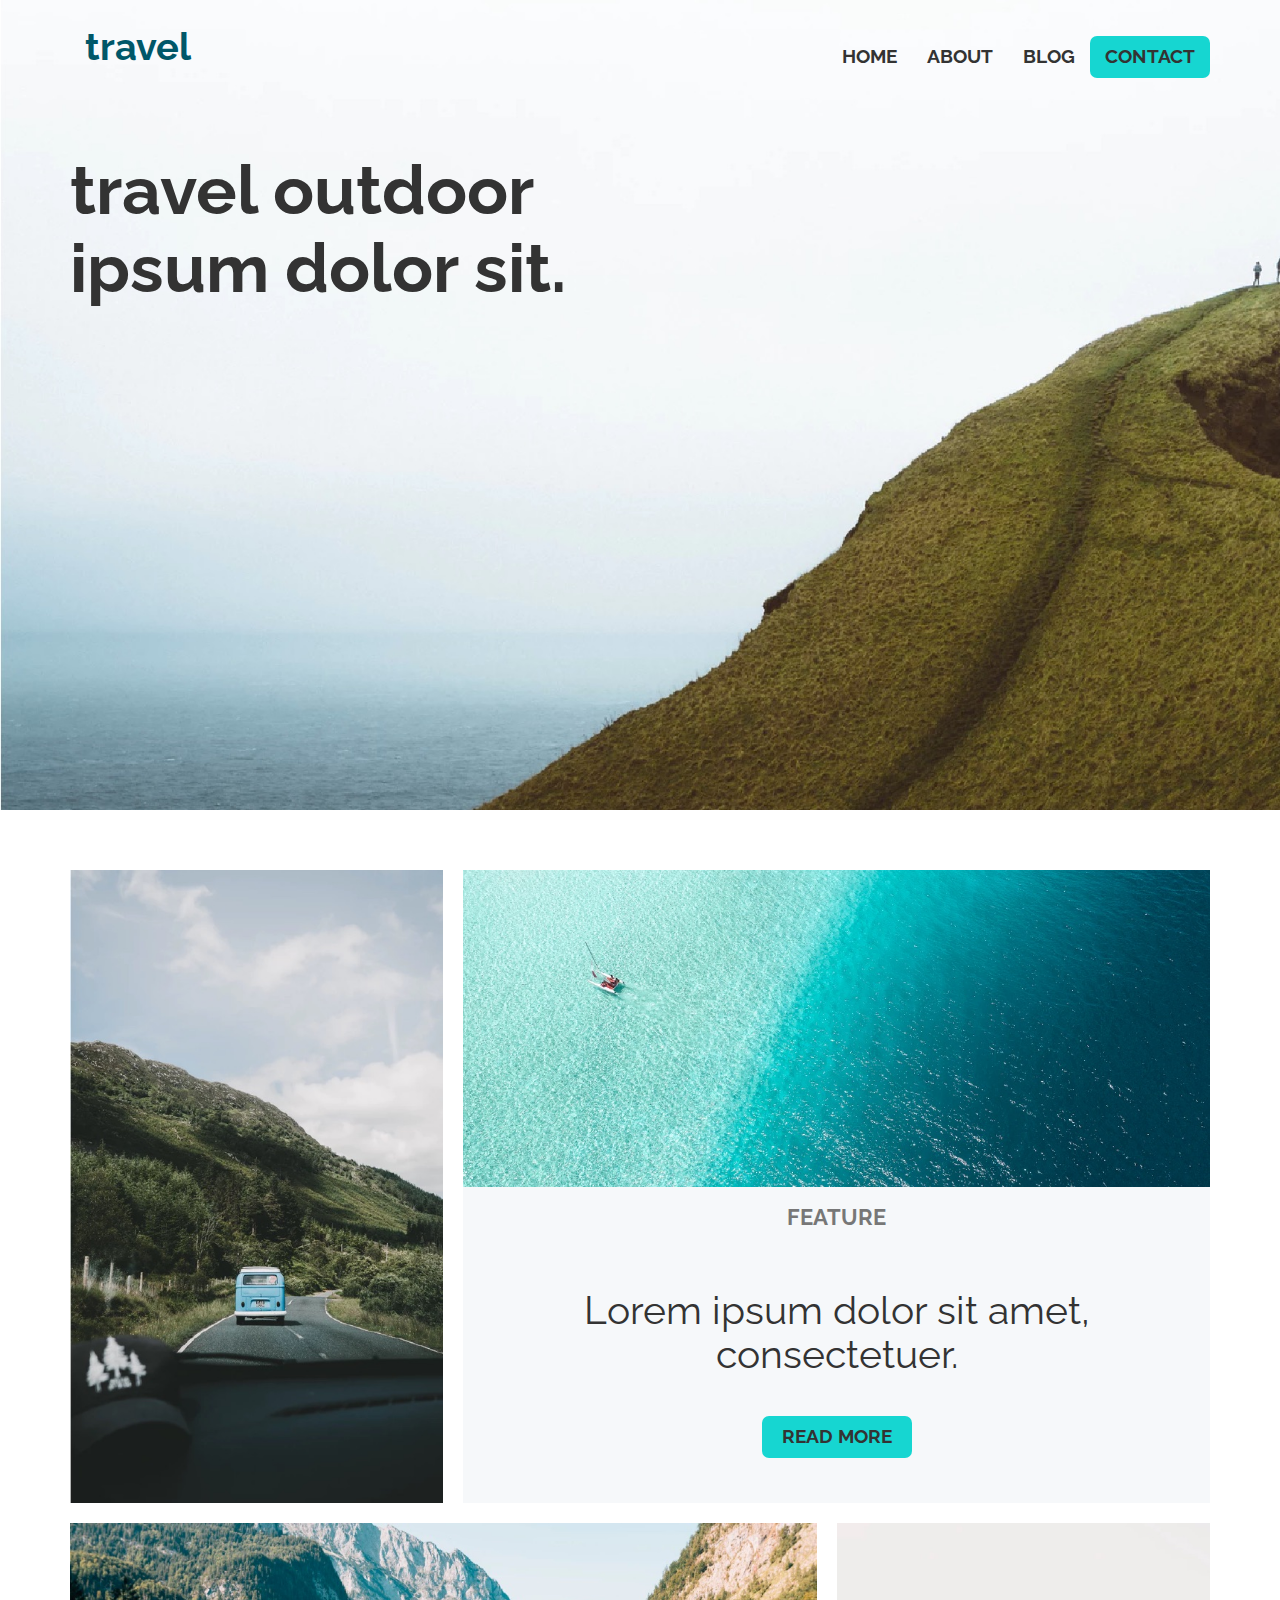
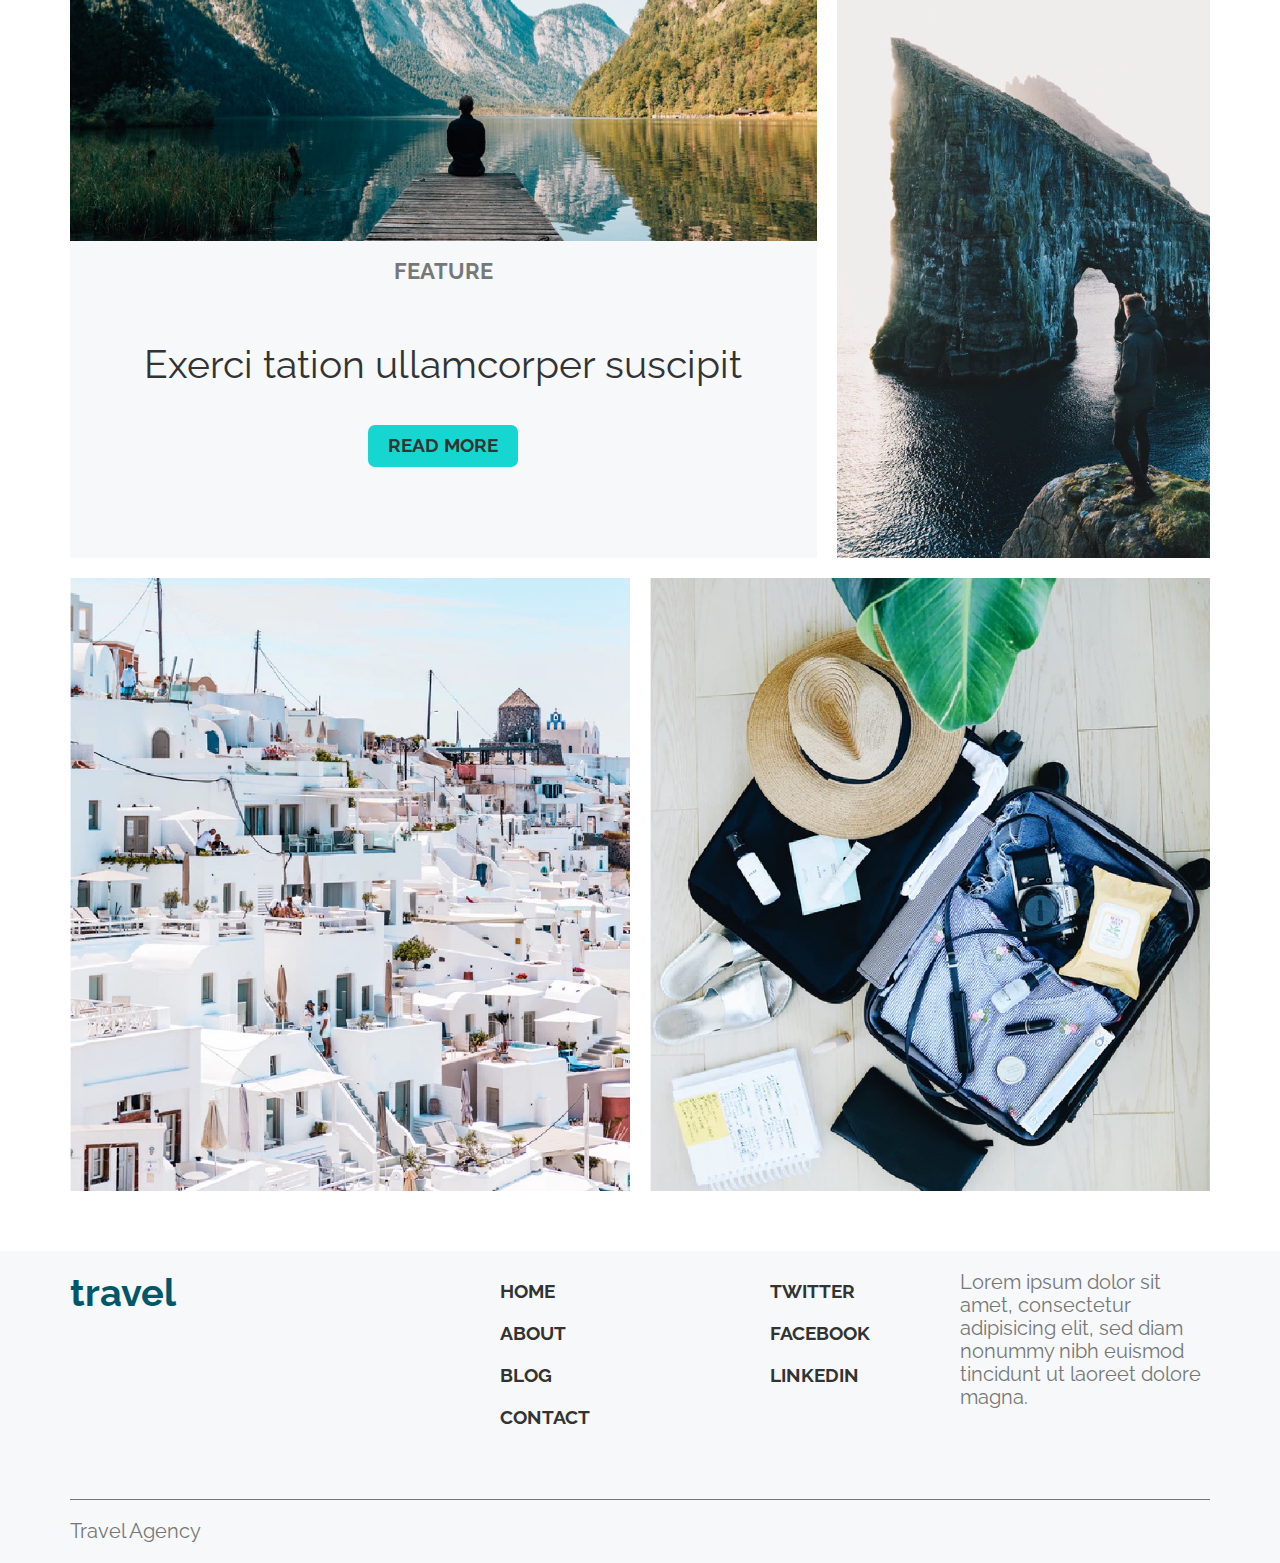
<file: index.html>
<!DOCTYPE html>
<html lang="en">

<head>
    <meta charset="UTF-8">
    <meta name="viewport" content="width=device-width, initial-scale=1.0">
    <meta http-equiv="X-UA-Compatible" content="ie=edge">
    <title>First Project</title>
    <link href="https://fonts.googleapis.com/css?family=Raleway:700&display=swap" rel="stylesheet">
    <link href="https://fonts.googleapis.com/css?family=Raleway:500&display=swap" rel="stylesheet">
    <link rel="stylesheet" href="assets/style.css">
</head>

<body>
    <header>
        <div class="wrapper">
            <nav>
                <p class="logo">travel</p>
                <ul class="main-nav">
                    <li><a href="#home">Home</a></li>
                    <li><a href="#about">About</a></li>
                    <li><a href="#blog">Blog</a></li>
                    <li><a class="secondary-link" href="#contact">Contact</a></li>
                </ul>
            </nav>
            <h1>travel outdoor ipsum dolor sit.</h1>
        </div>
    </header>
    <main class="wrapper">
        <div class="first-block-img">
            <img class="portrait rigth-space" src="./assets/image-1.jpeg" alt="a picture of a bus in a highway">

            <div class="feature-container">
                <img src="assets/image-2.jpeg" alt="Picture of the occean">
                <div class="feature-details">
                    <h2>feature</h2>
                    <p>Lorem ipsum dolor sit amet, consectetuer.</p>
                    <a class="secondary-link" href="#read">read more</a>
                </div>
            </div>
        </div>

        <div class="second-block-img">
            <div class="feature-container">
                <img src="assets/image-3.jpeg" alt="Alberta banff park">

                <div class="feature-details">
                    <h2>feature</h2>
                    <p>Exerci tation ullamcorper suscipit</p>
                    <a class="secondary-link" href="#buttonRead">read more</a>
                </div>
            </div>

            <img class="portrait left-space" src="assets/image-4.jpeg" alt="A woman standing close to a cliff">

        </div>

        <div class="third-block-img">
            <img src="assets/image-5.jpeg" alt="Italy city">
            <img src="assets/image-6.jpeg" alt="Ready for vacation">
        </div>
    </main>
    <footer>
        <div class="wrapper">
            <div class="footer-main-container">
                <span class="logo footer-title">travel</span>

                <ul class="footer-item">
                    <li><a href="#Home">Home</a></li>
                    <li><a href="#About">About</a></li>
                    <li><a href="#Blog">Blog</a></li>
                    <li><a href="#Contact">Contact</a></li>
                </ul>

                <ul class="footer-item">
                    <li><a href="#Twitter">Twitter</a></li>
                    <li><a href="#Facebook">Facebook</a></li>
                    <li><a href="#Linkedin">Linkedin</a></li>
                </ul>


                <p class="footer-item footer-text">
                    Lorem ipsum dolor sit amet, consectetur adipisicing elit, sed diam nonummy nibh euismod tincidunt
                    ut laoreet dolore magna.
                </p>

            </div>

            <p class="footer-text copyright">Travel Agency</p>
        </div>
    </footer>
</body>

</html>
</file>
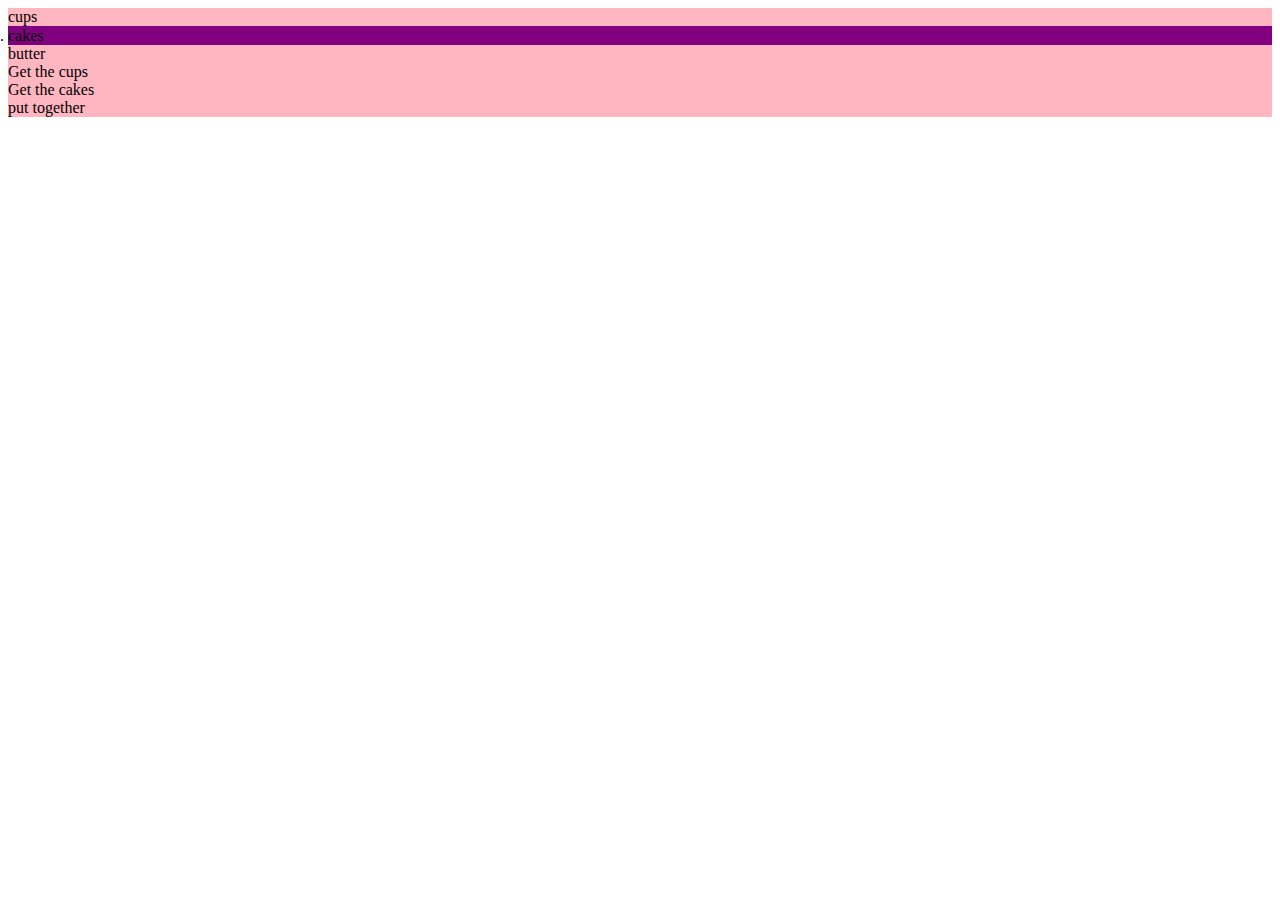
<file: assets/learning-lists.html>
<!DOCTYPE html>
<html lang="en">
<head>
    <meta charset="UTF-8">
    <meta name="viewport" content="width=device-width, initial-scale=1.0">
    <meta http-equiv="X-UA-Compatible" content="ie=edge">
    <title>Learning Lists</title>
    <style>
        ol,
        ul {
            background: violet;
            padding: 0;
            margin: 0;
            list-style-position: inside; 
            /* outside is the default value */
            list-style-type: none; 
            /* list-style: ; is a short hand for the list-style-type */
        }
        li {
            background: lightpink;

        }
        ul {
            list-style-image: url(http://wes.io/K8oo/yellow-bullet.gif);
        }
        /* to target a single item in a list use a class */
        .special {
            background: purple;
            list-style: outside;
            list-style: armenian;

        }
    
    </style>
</head>
<body>
    <ul>
        <li>cups</li>
        <li class="special">cakes</li>
        <li>butter</li>
    </ul>
    <ol>
        <li> Get the cups</li>
        <li> Get the cakes</li>
        <li> put together</li>
    </ol>

</body>
</html>
</file>
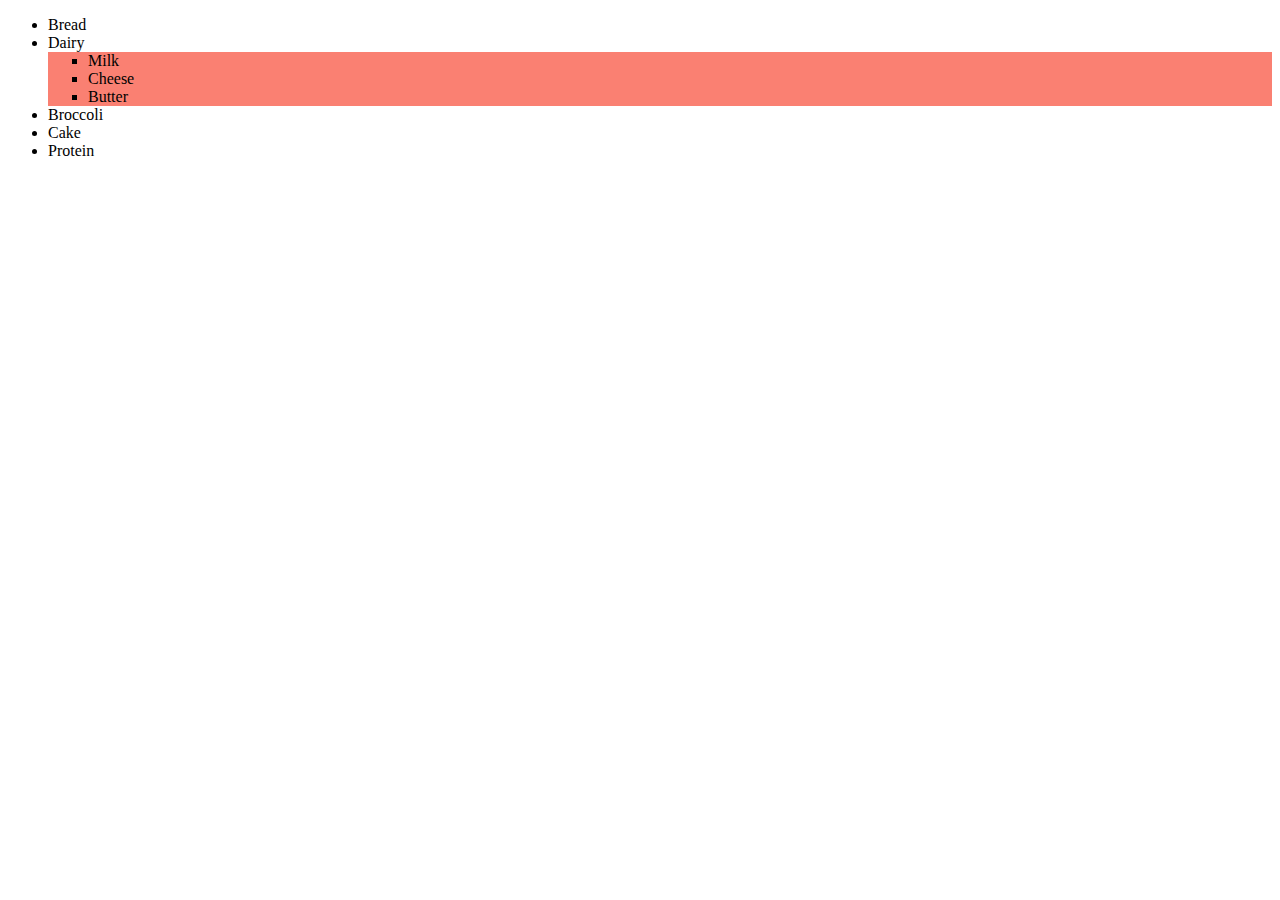
<file: assets/learning-nested-list.html>
<!DOCTYPE html>
<html lang="en">
<head>
    <meta charset="UTF-8">
    <meta name="viewport" content="width=device-width, initial-scale=1.0">
    <meta http-equiv="X-UA-Compatible" content="ie=edge">
    <title>Learning Nested Lists</title>
    <style>
        li ul {
            background: salmon;
            list-style-type: square;
        }
    
    </style>
</head>
<body>
    <ul>
        <li>Bread</li>
        <li>Dairy
            <!-- dairy sublist -->
            <ul>
                <li>Milk</li>
                <li>Cheese</li>
                <li>Butter</li>
            </ul> <!-- end of the diary sublist -->
        </li>
        <li>Broccoli</li>
        <li>Cake</li>
        <li>Protein</li>
    </ul>
</body>
</html>
</file>
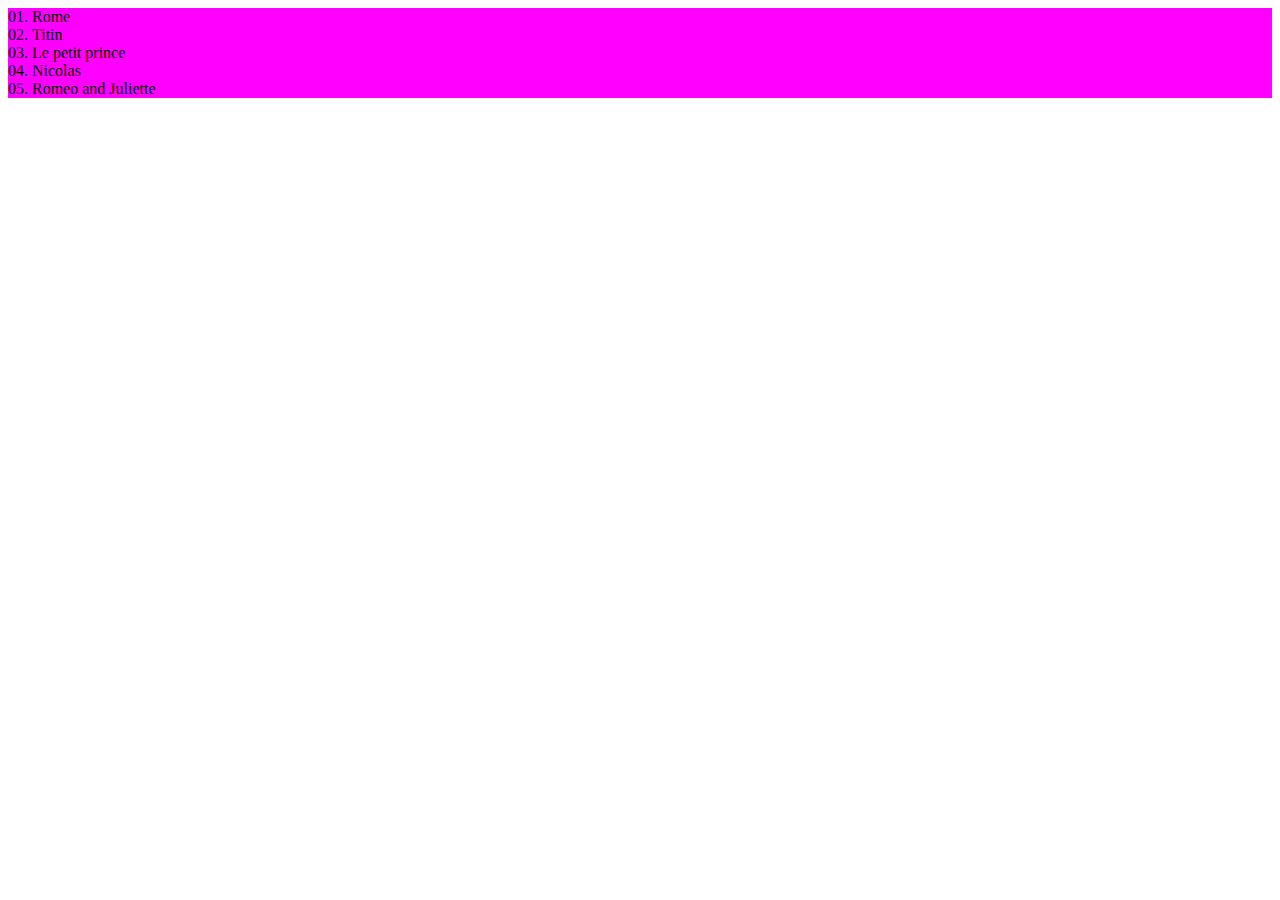
<file: assets/list-practice.html>
<!DOCTYPE html>
<html lang="en">
<head>
    <meta charset="UTF-8">
    <meta name="viewport" content="width=device-width, initial-scale=1.0">
    <meta http-equiv="X-UA-Compatible" content="ie=edge">
    <title>List Practice</title>
    <style>
    ol{
        background: fuchsia;
        padding: 0;
        margin: 0;
        list-style-type: decimal-leading-zero;
        list-style-position: inside;

    }
    </style>
</head>
<body>
    <ol>
        <li>Rome</li>
        <li>Titin</li>
        <li>Le petit prince</li>
        <li>Nicolas</li>
        <li>Romeo and Juliette</li>
    </ol>

</body>
</html>
</file>
<file: assets/style.css>
html{line-height:1.15;-ms-text-size-adjust:100%;-webkit-text-size-adjust:100%}body{margin:0}article,aside,footer,header,nav,section{display:block}h1{font-size:2em;margin:.67em 0}figcaption,figure,main{display:block}figure{margin:1em 40px}hr{box-sizing:content-box;height:0;overflow:visible}pre{font-family:monospace,monospace;font-size:1em}a{background-color:transparent;-webkit-text-decoration-skip:objects}abbr[title]{border-bottom:none;text-decoration:underline;text-decoration:underline dotted}b,strong{font-weight:inherit}b,strong{font-weight:bolder}code,kbd,samp{font-family:monospace,monospace;font-size:1em}dfn{font-style:italic}mark{background-color:#ff0;color:#000}small{font-size:80%}sub,sup{font-size:75%;line-height:0;position:relative;vertical-align:baseline}sub{bottom:-.25em}sup{top:-.5em}audio,video{display:inline-block}audio:not([controls]){display:none;height:0}img{border-style:none}svg:not(:root){overflow:hidden}button,input,optgroup,select,textarea{font-family:sans-serif;font-size:100%;line-height:1.15;margin:0}button,input{overflow:visible}button,select{text-transform:none}button,html [type=button],[type=reset],[type=submit]{-webkit-appearance:button}button::-moz-focus-inner,[type=button]::-moz-focus-inner,[type=reset]::-moz-focus-inner,[type=submit]::-moz-focus-inner{border-style:none;padding:0}button:-moz-focusring,[type=button]:-moz-focusring,[type=reset]:-moz-focusring,[type=submit]:-moz-focusring{outline:1px dotted ButtonText}fieldset{padding:.35em .75em .625em}legend{box-sizing:border-box;color:inherit;display:table;max-width:100%;padding:0;white-space:normal}progress{display:inline-block;vertical-align:baseline}textarea{overflow:auto}[type=checkbox],[type=radio]{box-sizing:border-box;padding:0}[type=number]::-webkit-inner-spin-button,[type=number]::-webkit-outer-spin-button{height:auto}[type=search]{-webkit-appearance:textfield;outline-offset:-2px}[type=search]::-webkit-search-cancel-button,[type=search]::-webkit-search-decoration{-webkit-appearance:none}::-webkit-file-upload-button{-webkit-appearance:button;font:inherit}details,menu{display:block}summary{display:list-item}canvas{display:inline-block}template{display:none}[hidden]{display:none}

.clearfix:after {visibility: hidden; display: block; font-size: 0; content: ''; clear: both; height: 0; }

html { -moz-box-sizing: border-box; -webkit-box-sizing: border-box; box-sizing: border-box;}

*, *:before, *:after {box-sizing: inherit}

.sr-only { position: absolute; width: 1px; height: 1px; margin: -1px; border: 0; padding: 0; white-space: nowrap; clip-path: inset(100%); clip: rect(0 0 0 0); overflow: hidden;}

html {
    font-size: 62.5%;
}

body {
    font-size: 1.6rem;
    font-family: 'Raleway', sans-serif;
}
/* @media section header */
@media (min-width: 769px) {
    nav, .main-nav {
        display: flex;
    }
    nav {
        flex-direction: column;
        align-items: center;
    }
}

@media (min-width: 1025px) {
    nav {
        flex-direction: row;
        justify-content: space-between;
    }
}
/* @media section header */

nav p, .main-nav a {
    text-align: center;
    display: block;
    padding: 10px 15px;
    margin-top: 20px;
}

/* header css starts here */

.wrapper {
    max-width: 1140px;
    width: 90%;
    margin: 0 auto;
}

img {
    width: 100%;
    display: block;
}

header {
    background-image: url("./image-main.jpeg");
    background-repeat: no-repeat;
    background-size: cover;
    background-attachment: fixed;
    height: 90vh;
    margin-bottom: 60px;
    color: #333333;
}

header ul {
    list-style: none;
}

a {
    padding: 30px;
    font-size: 19px;
    font-weight: bold;
    color: #333333;
    text-decoration: none;
    text-transform: uppercase;
}

header h1 {
    flex-direction: column;
    align-items: flex-start;
    align-content: center;
    width: 50%;
    margin-top: 5%;
    font-size: 68px;
}

.logo {
    font-size: 38px;
    color: #005769;
    text-transform: none;
    font-weight: bold;
    margin: 0px;
}

/* header css ends here */

/* first block of images starts here starts here */

.first-block-img {
    display: flex;
    flex-direction: row;
    flex-wrap: wrap;

    margin-bottom: 20px;
}

.portrait {
    flex: 1;
    width: 30%;
}

.feature-container img {
    flex:1;
    width: 100%;
}

.feature-container {
    display: flex;
    flex-direction: column;
    flex-wrap: wrap;
    flex: 2;
}

.feature-details {
    width: 100%;
    text-transform: uppercase;
    text-align: center;
    background-color: #F6F8FA;
    flex: 1;
    display: flex;
    flex-wrap: wrap;
    flex-direction: column;
}

.feature-details a {
    align-self: center;
}

.secondary-link:hover {
    background-color: yellowgreen;
}

.secondary-link {
    font-size: 19px;
    padding: 10px 20px;
    text-decoration-line: none;
    background-color: #16D6D1;
    color: #333333;
    border-radius: 7px;
}

h2 {
    font-size: 22px;
    color: #777777;
}

p {
    font-size: 39px;
    text-transform: none;
    color: #333333;
}

/* first block of images ends here */

/* second block starts here  */

.second-block-img {
    display: flex;
    flex-direction: row;
    flex-wrap: wrap;
    margin-bottom: 20px;
}

.rigth-space {
    margin-right: 20px;
}

.left-space {
    margin-left: 20px;
}

.second-block:first-child {
    margin-right: 20px;
    flex: 2;
}

.second-block {
    display: flex;
    flex-direction: column;
}

.second-block * {
    flex: 1
}

/* second block ends here  */

/* third block of images starts here  */

.third-block-img {
    display: flex;
    flex-direction: row;
    flex-wrap: wrap;
    margin-top: 10px;
}

.third-block-img img {
    flex: 1;
    width: calc(50% - 50px);
}

.third-block-img img:first-child {
    margin-right: 20px;
}

/* third block of images ends here  */

/* footer css starts here */

footer {
    display: flex;
    background: #F6F8FA;
    flex-direction: column;
    margin-top: 60px;
}

footer li {
    margin: 20px;
    margin-top: auto;
}

ul {
    list-style-type: none;
}

.footer-main-container {
    display: flex;
    flex-direction: row;
    flex-wrap: wrap;
}

.footer-main-container ul {
    margin: 10px;
    padding: 20px;
}

.footer-title {
    flex: 3 200px;
    margin-top: 20px;
}

.footer-item {
    flex-grow: 1;
    flex-basis: 200px;
}

.footer-text {
    font-family: 'Raleway', sans-serif;
    font-size: 20px;
    text-transform: none;
    color: #777;
}

.copyright {
    border-top: 1px solid #777;
    padding-top: 20px;
}
</file>
